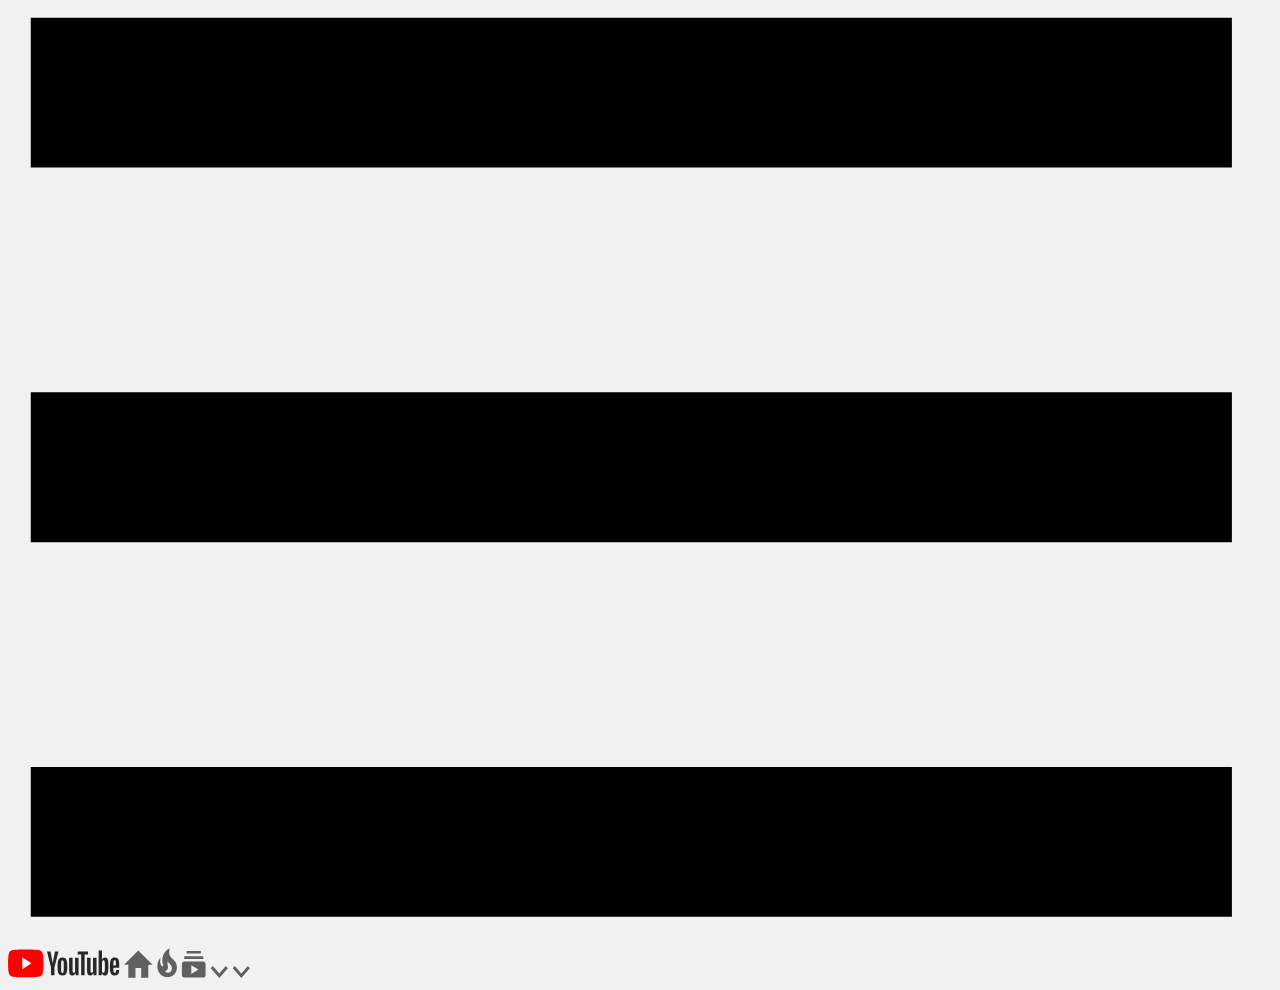
<file: index.html>
<!DOCTYPE html>
<html>
 <head>
     <link href="style.css" rel="stylesheet"/>
 </head>
 <body>
    <svg xmlns="http://www.w3.org/2000/svg" style="display:none">
        <defs>
            <g id="dropdown">
                <path d="M0.486328 19.4124H26.1438V16.2117H0.486328V19.4124ZM0.486328 11.4106H26.1438V8.20991H0.486328V11.4106ZM0.486328 0.20813V3.40884H26.1438V0.20813H0.486328Z" fill="inherit"/>
            </g> 
            <g id="logo">
                <path d="M34.775 4.75806C34.3689 3.04809 33.1673 1.69911 31.6387 1.23679C28.8746 0.407135 17.7846 0.407135 17.7846 0.407135C17.7846 0.407135 6.70017 0.407135 3.93048 1.23679C2.40744 1.69278 1.20592 3.04176 0.794136 4.75806C0.0551758 7.86135 0.0551758 14.3402 0.0551758 14.3402C0.0551758 14.3402 0.0551758 20.8191 0.794136 23.9224C1.20028 25.6324 2.4018 26.9814 3.93048 27.4437C6.70017 28.2734 17.7846 28.2734 17.7846 28.2734C17.7846 28.2734 28.8746 28.2734 31.6387 27.4437C33.1617 26.9877 34.3632 25.6387 34.775 23.9224C35.514 20.8191 35.514 14.3402 35.514 14.3402C35.514 14.3402 35.514 7.86135 34.775 4.75806Z" fill="#FF0000"/>
                <path d="M14.2417 20.3122L23.4533 14.34L14.2417 8.36777V20.3122Z" fill="white"/>
                <path d="M51.5225 25.7588C50.823 25.2268 50.321 24.4035 50.0277 23.2825C49.7343 22.1615 49.582 20.6732 49.582 18.8112V16.2779C49.582 14.3969 49.7513 12.8896 50.0897 11.7497C50.4282 10.6097 50.9584 9.78002 51.6748 9.26069C52.3912 8.74137 53.3333 8.47537 54.5009 8.47537C55.6517 8.47537 56.5712 8.74137 57.265 9.27336C57.9588 9.80535 58.4665 10.635 58.788 11.7623C59.1096 12.8896 59.2675 14.3969 59.2675 16.2716V18.8049C59.2675 20.6668 59.1096 22.1615 58.7993 23.2888C58.4891 24.4161 57.9814 25.2458 57.2763 25.7651C56.5768 26.2844 55.6235 26.5504 54.422 26.5504C53.1922 26.5567 52.222 26.2908 51.5225 25.7588ZM55.4542 23.0228C55.646 22.4528 55.7476 21.5218 55.7476 20.2362V14.7959C55.7476 13.542 55.6517 12.63 55.4542 12.0473C55.2625 11.471 54.9184 11.1797 54.4276 11.1797C53.9538 11.1797 53.6209 11.471 53.4235 12.0473C53.2317 12.6236 53.1302 13.542 53.1302 14.7959V20.2362C53.1302 21.5282 53.2204 22.4591 53.4066 23.0228C53.5927 23.5928 53.9312 23.8778 54.422 23.8778C54.9184 23.8778 55.2568 23.5928 55.4542 23.0228Z" fill="#282828"/>
                <path d="M105.377 18.8557V19.736C105.377 20.857 105.405 21.6929 105.467 22.2566C105.523 22.8139 105.647 23.2256 105.834 23.4789C106.02 23.7322 106.307 23.8652 106.697 23.8652C107.221 23.8652 107.582 23.6372 107.774 23.1813C107.966 22.7253 108.073 21.9653 108.09 20.9013L111.108 21.0976C111.125 21.2496 111.13 21.4586 111.13 21.7246C111.13 23.3396 110.736 24.5429 109.951 25.3409C109.167 26.1389 108.056 26.5379 106.618 26.5379C104.892 26.5379 103.684 25.9299 102.991 24.7139C102.297 23.4979 101.953 21.6233 101.953 19.0773V16.031C101.953 13.4091 102.314 11.5028 103.03 10.2931C103.746 9.08982 104.976 8.48816 106.719 8.48816C107.921 8.48816 108.84 8.73516 109.483 9.22915C110.126 9.72314 110.578 10.4895 110.843 11.5344C111.102 12.5794 111.238 14.0234 111.238 15.86V18.8493H105.377V18.8557ZM105.822 11.5091C105.647 11.7561 105.529 12.1614 105.467 12.7188C105.405 13.2761 105.377 14.1311 105.377 15.2647V16.5187H107.938V15.2647C107.938 14.1437 107.904 13.2951 107.836 12.7188C107.768 12.1424 107.644 11.7308 107.469 11.4964C107.295 11.2621 107.018 11.1418 106.646 11.1418C106.274 11.1355 105.997 11.2621 105.822 11.5091Z" fill="#282828"/>
                <path d="M43.005 18.5263L39.0225 2.38292H42.4973L43.8906 9.69781C44.246 11.5028 44.5054 13.0354 44.6747 14.3084H44.7762C44.8947 13.3964 45.1541 11.8701 45.5603 9.72314L47.0044 2.37659H50.4792L46.4516 18.5263V26.2719H43.005V18.5263Z" fill="#282828"/>
                <path d="M70.5666 8.81747V26.2655H67.8307L67.5261 24.1312H67.4528C66.7082 25.7462 65.5913 26.5505 64.1077 26.5505C63.0754 26.5505 62.3139 26.1705 61.8232 25.4105C61.3324 24.6505 61.0898 23.4662 61.0898 21.8513V8.81747H64.5872V21.6296C64.5872 22.4086 64.6605 22.9659 64.8128 23.2952C64.9651 23.6246 65.219 23.7956 65.5744 23.7956C65.879 23.7956 66.1723 23.6942 66.4487 23.4852C66.7251 23.2762 66.9338 23.0102 67.0692 22.6872V8.81747H70.5666Z" fill="#282828"/>
                <path d="M88.5168 8.81747V26.2655H85.7809L85.4763 24.1312H85.403C84.6584 25.7462 83.5415 26.5505 82.0579 26.5505C81.0256 26.5505 80.2641 26.1705 79.7734 25.4105C79.2826 24.6505 79.04 23.4662 79.04 21.8513V8.81747H82.5374V21.6296C82.5374 22.4086 82.6107 22.9659 82.763 23.2952C82.9153 23.6246 83.1692 23.7956 83.5246 23.7956C83.8292 23.7956 84.1225 23.6942 84.3989 23.4852C84.6753 23.2762 84.884 23.0102 85.0194 22.6872V8.81747H88.5168Z" fill="#282828"/>
                <path d="M80.0768 5.54334H76.602V26.2657H73.1779V5.54334H69.7031V2.38306H80.0711V5.54334H80.0768Z" fill="#282828"/>
                <path d="M100.097 11.6104C99.8822 10.5084 99.5438 9.71043 99.0699 9.21644C98.5961 8.72245 97.9474 8.47545 97.1182 8.47545C96.4751 8.47545 95.8772 8.67811 95.3187 9.08977C94.7603 9.4951 94.3316 10.0334 94.027 10.6984H93.9988V1.50256H90.6255V26.2718H93.5136L93.869 24.6189H93.9423C94.2131 25.2078 94.6193 25.6702 95.1608 26.0122C95.7023 26.3542 96.3002 26.5252 96.9602 26.5252C98.1448 26.5252 99.0135 25.9108 99.572 24.6885C100.13 23.4662 100.407 21.5536 100.407 18.9506V16.1893C100.412 14.2387 100.305 12.7124 100.097 11.6104ZM96.8869 18.729C96.8869 20.0019 96.8418 20.9962 96.7459 21.7182C96.6556 22.4402 96.4977 22.9532 96.2777 23.2572C96.0577 23.5612 95.7644 23.7132 95.3921 23.7132C95.1044 23.7132 94.8392 23.6372 94.591 23.4852C94.3485 23.3332 94.1454 23.1052 93.9931 22.8012V12.8897C94.1116 12.4147 94.3146 12.0284 94.6023 11.7244C94.89 11.4204 95.2003 11.2684 95.5387 11.2684C95.8941 11.2684 96.1705 11.4267 96.3623 11.7371C96.5541 12.0474 96.6895 12.5794 96.7684 13.314C96.8418 14.055 96.8813 15.1063 96.8813 16.4743V18.729H96.8869Z" fill="#282828"/>
            </g>
            <g id="home">
                <path d="M11.4639 27.6342V18.032H17.1655V27.6342H24.2926V14.8313H28.5688L14.3147 0.428131L0.0605469 14.8313H4.33679V27.6342" fill="#606060"/>
            </g>
            <g id="trending">
                <path d="M18.0419 13.5655C17.7141 13.0854 17.3292 12.6693 16.9586 12.2532C16.0321 11.293 14.963 10.6048 14.065 9.59658C11.9839 7.26006 11.5278 3.4032 12.8534 0.442535C11.5705 0.810618 10.3589 1.6428 9.36115 2.55501C5.7406 5.88375 4.31519 11.7571 6.02568 16.7982C6.0827 16.9582 6.13972 17.1183 6.13972 17.3263C6.13972 17.6784 5.9259 17.9985 5.64082 18.1265C5.32723 18.2865 4.98513 18.1905 4.72856 17.9344C4.64303 17.8544 4.58602 17.7744 4.51474 17.6624C2.94679 15.3739 2.69021 12.0931 3.75928 9.46855C1.4216 11.645 0.181485 15.3259 0.352535 18.7986C0.409551 19.5988 0.495076 20.399 0.737396 21.1992C0.936954 22.1594 1.30756 23.1196 1.7637 23.9678C3.24613 26.7364 5.85463 28.7209 8.6627 29.1209C11.6561 29.553 14.8633 28.9289 17.1582 26.5604C19.7239 23.9038 20.6504 19.6788 19.2963 15.998L19.111 15.5819C18.8259 14.8618 18.441 14.1896 17.9992 13.5815L18.0419 13.5655ZM13.6231 23.6477C13.224 24.0318 12.5826 24.4479 12.0837 24.6079C10.5157 25.2161 8.94778 24.3519 7.9785 23.2956C9.689 22.8475 10.6868 21.4392 10.9719 20.0149C11.2142 18.7346 10.7723 17.6784 10.587 16.4461C10.416 15.2618 10.4445 14.2536 10.8721 13.1494C11.0859 13.7575 11.371 14.3656 11.6988 14.8458C12.7821 16.4461 14.4784 17.1503 14.8347 19.3268C14.8918 19.5508 14.9203 19.7749 14.9203 20.0149C14.963 21.3272 14.4641 22.7675 13.6089 23.6317L13.6231 23.6477Z" fill="#606060"/>
            </g>
            <g id="library">
               <path d="M22.2923 8.05876H3.19179V5.33815H22.2923V8.05876ZM19.8691 0.0569763H5.615V2.61755H19.8691V0.0569763V0.0569763ZM24.573 13.3399V24.0623C24.573 25.6627 23.5752 26.6229 22.2923 26.6229H3.19179C1.76638 26.6229 0.911133 25.5026 0.911133 24.0623V13.3399C0.911133 11.7396 1.90892 10.6193 3.19179 10.6193H22.2923C23.7177 10.6193 24.573 11.8996 24.573 13.3399ZM17.4459 18.6211L10.3189 14.3002V22.9421L17.4459 18.6211Z" fill="#606060"/>
            </g>
            <g id="arrow">
                <path d="M15.8578 0.0859375L9.31518 7.41557L2.77253 0.0859375L0.762695 2.34244L9.31518 11.9446L17.8677 2.34244L15.8578 0.0859375Z" fill="#606060"/>
            </g>
       </defs>
    </svg>


    <svg class="dropdown" viewBox="0 0 27 20" xmlns="http://www.w3.org/2000/svg">
       <use xlink:href="#dropdown"></use>
    </svg>
    <svg width="112" height="29" viewBox="0 0 112 29" fill="none" xmlns="http://www.w3.org/2000/svg">
       <use xlink:href="#logo"></use>
    </svg>   
    <svg width="29" height="28" viewBox="0 0 29 28" fill="none" xmlns="http://www.w3.org/2000/svg">
       <use xlink:href="#home"></use>      
    </svg>
    <svg width="20" height="30" viewBox="0 0 20 30" fill="none" xmlns="http://www.w3.org/2000/svg">
        <use xlink:href="#trending"></use>
    </svg>
    <svg width="25" height="27" viewBox="0 0 25 27" fill="none" xmlns="http://www.w3.org/2000/svg">
        <use xlink:href="#library"></use>
    </svg>
    <svg width="18" height="12" viewBox="0 0 18 12" fill="none" xmlns="http://www.w3.org/2000/svg">
        <use xlink:href="#arrow"></use>
    </svg>
    <svg class="to-right" width="18" height="12" viewBox="0 0 18 12" fill="none" xmlns="http://www.w3.org/2000/svg">
        <use xlink:href="#arrow"></use>
    </svg>   
                
 </body>

</html>
</file>
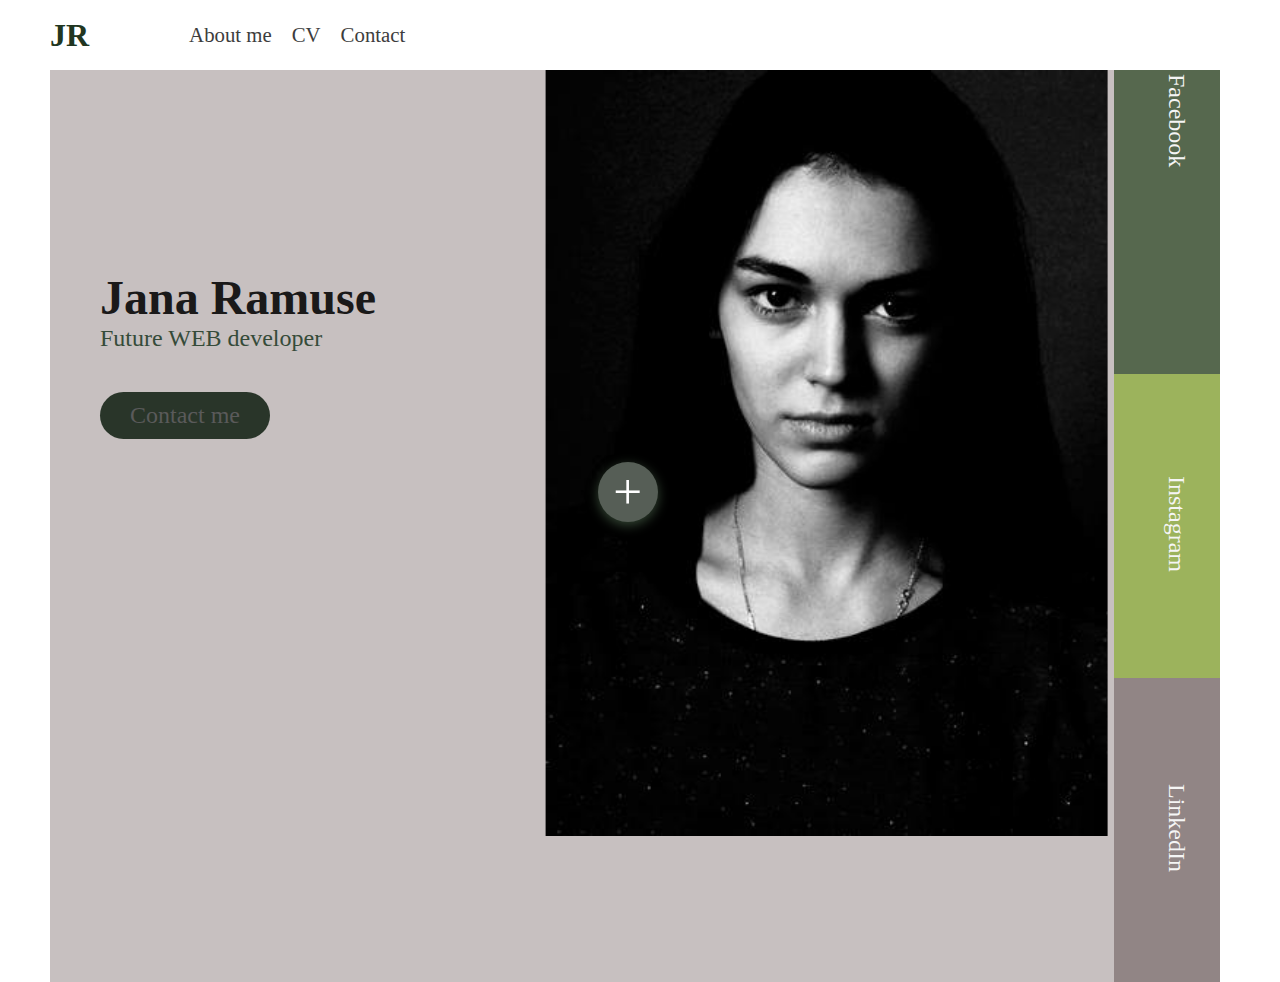
<file: PORTFOLIO/index.html>
<!DOCTYPE html>
<html lang="en">
  <head>
    <meta charset="UTF-8" />
    <meta name="viewport" content="width=device-width, initial-scale=1.0" />
    <meta http-equiv="X-UA-Compatible" content="ie=edge" />
    <title>Portfolio</title>
    <link link rel="stylesheet" href="style.css" />
  </head>
  <body>
    <div class="container">
      <div class="wrapper">
        <div class="content-side">
          <div class="content-side-animation">
            <header>
              <span class="logo" id="logo"> JR</span>
              <nav>
                <ul>
                  <li><a href="#" id="linkAbout">About me</a></li>
                  <li><a href="#" id="linkCV">CV</a></li>
                  <li><a href="#" id="linkContact">Contact</a></li>
                </ul>
              </nav>
            </header>
            <section class="main" id="main">
            
              <h1 class="main-animation">Jana Ramuse</h1>
              <p class="main-animation">Future WEB developer</p>
              <a href="mailto: jana.ramuse@gmail.com" class="main-animation">Contact me</a>
            </section>
            <section class="about" id="about">
              <h1>About me</h1>
              <p>
                I am a future WEB developer with experience in project
                management and marketing. Have a background in music industry
                and visual desing as well as academic sociological research. I
                consider me as a "forever student" or eager to both build on my
                academic foundations in sociology and stay in tune with the
                latest WEB development strategies through continued coursework
                and professional development. <br>
                My ever-eager spirit to learn has
                led me to starting Masters studies in Hong Kong, developing WEB
                pages for various Pro bono projects.<br><br>
                I believe that mindfulness
                in the workplace - whether at home or office, is a key to
                success. That is why I consider my hobbies - gardening, reading a
                good book and painting - my best buddies.
              </p>
              <a href="./img/CV_Jana Ramuse_ENG.pdf" download="CV_Jana">Download my CV</a>
            </section>
            <section class="CV" id="CV">
              <h1>CV</h1>
              <p>Insight into my CV (for more information contact me):</p>
              <div class="CV-card">
                <div class="education">
                  <img src="./img/school.png" alt="">
                  <h3>Education</h3>
                  <p> 
                    <ul>
                    <li>2013-2017 Latvian Academy of Culture</li> 
                    <li>-</li>
                    <li>2019-2021 Lingnan University</li>
                  </ul>
                  </p>
                </div>
                <div class="jobs">
                  <img src="./img/portfolio.png" alt="">
                  <h3>Jobs </h3>
                  <p>
                    <ul>
                    <li>Project Manager - Latvijas Koncerti</li>
                    <li>-</li> 
                    <li>Project Manager - Valguma Pasaule</li>
                    <li>-</li>
                    <li>Marketing Manager - EV Fizio Fit</li>
                  </ul>
                  </p>
                </div>
                <div class="skills">
                  <img src="./img/skills.png" alt="">
                  <h3>Skills</h3>
                  <p>
                    <ul>
                      <li>Basic HTML, CSS, JS</li>
                      <li>-</li>
                      <li>Leadership</li> 
                      <li>-</li>
                      <li>Management Skills</li>
                      <li>-</li>
                      <li>Problem-solving</li>
                      <li>-</li>
                      <li>Communication</li>
                    </ul>
                  </p>
                </div>
                <div class="hobbies">
                  <img src="./img/hobby.png" alt="">
                  <h3>Hobbies</h3>
                  <p>
                    <ul>
                      <li>Learning new skills</li>
                      <li>-</li>
                      <li>Reading</li>
                      <li>-</li> 
                      <li>Gardening</li>
                      <li>-</li>
                      <li>Painting</li>
                    </ul>
                  </p>
                </div>
              </div>
            </section>
            <section class="contact" id="contact">
              <h1>Contact Me</h1>
              <form>
                <input type="text" placeholder="Name" />
                <input type="text" placeholder="Email" />
                <textarea cols="30" rows="10" name="Message"></textarea>
                <button type="submit">Send Message</button>
              </form>
            </section>
          </div>
          <div class="assets-side">
            <div class="img">
              <img src="./img/JR1.jpg" alt="" />
            </div>
            <div class="links">
              <div class="facebook">
                <a href="https://www.facebook.com/jana.ramuse/">Facebook</a>
              </div>
              <div class="instagram">
                <a href="https://www.instagram.com/ramusejana/">Instagram</a>
              </div>
              <div class="linkedin">
                <a href="https://www.linkedin.com/in/jana-ramuse">LinkedIn</a>
              </div>
            </div>
          </div>
        </div>
      </div>
    </div>

    <div class="open-modal">+</div>
    <div class="modal">
      <div class="modal-content">
        <span class="close-modal">&times;</span>
        <h1>Personal Contact Details</h1>
        <div class="mail">
          <img src="./img/email.svg" alt="" />
          <p>jana.ramuse@gmail.com</p>
        </div>
        <div class="address">
          <img src="./img/home.svg" alt="" />
          <p>Dundurzeme, Aumeisteri, Grundzales pag., LV-4713, Latvia</p>
        </div>
        <div class="telephone">
          <img src="./img/phone.svg" alt="" />
          <p>+371 26382084</p>
        </div>
      </div>
    </div>
    <script src="script.js"></script>
  </body>
</html>
</file>
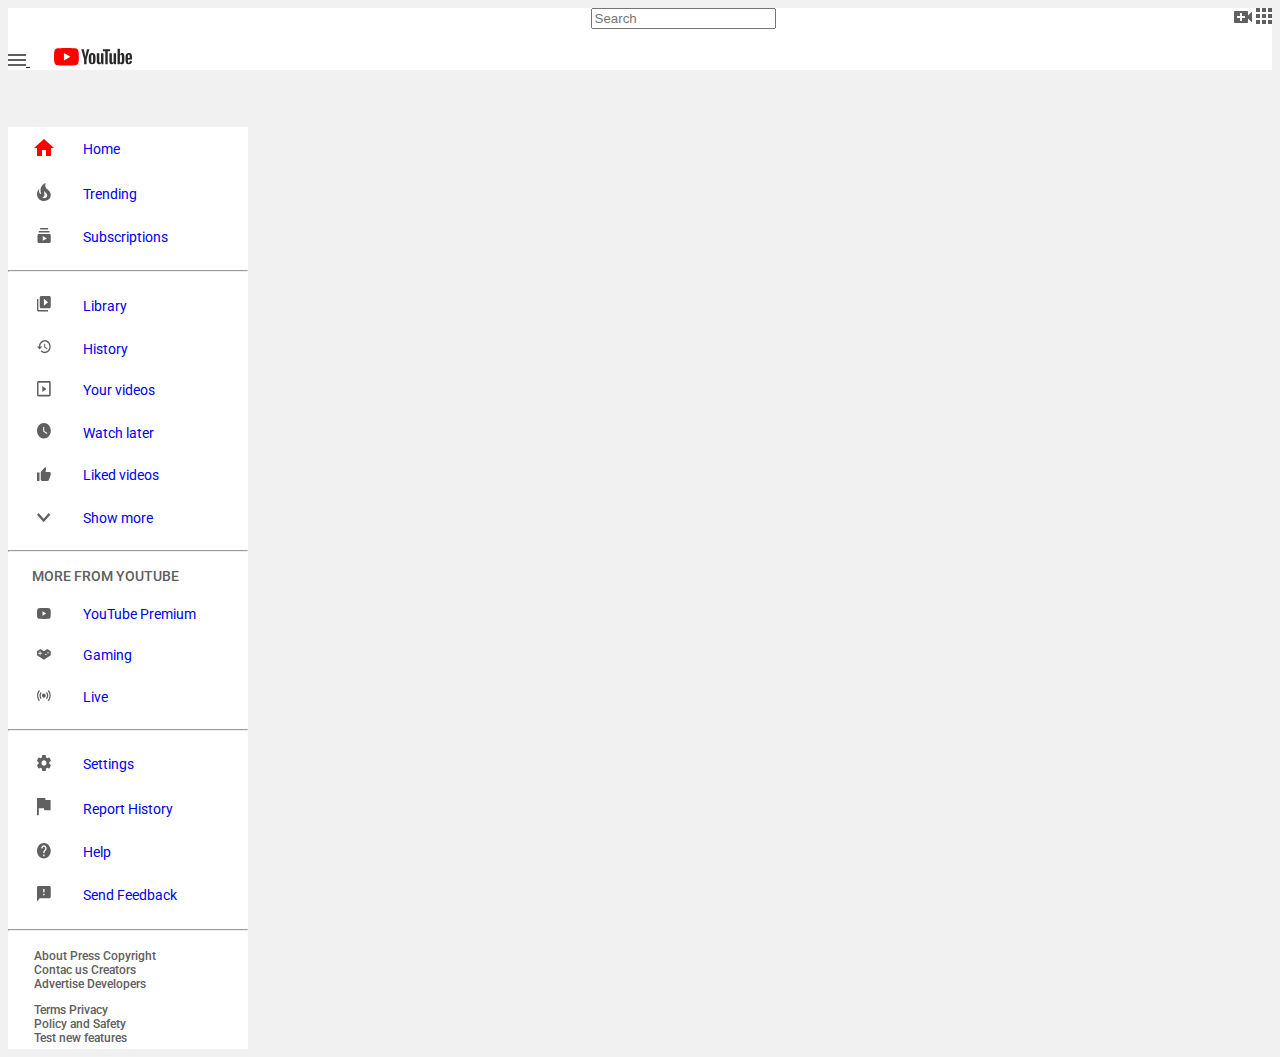
<file: majasdarbs.html>
<!DOCTYPE html>
<html lang="en">
  <head>
    <meta charset="UTF-8" />
    <meta name="viewport" content="width=device-width, initial-scale=1.0" />
    <meta http-equiv="X-UA-Compatible" content="ie=edge" />
    <title>Youtube template</title>
    <link rel="stylesheet" href="style.css" />
  </head>
  <body>
    <div class="top-menu">
      <div>
        <a href="#"
          ><svg
            class="menu"
            width="18"
            viewBox="0 0 18 12"
            fill="none"
            xmlns="http://www.w3.org/2000/svg"
          >
            <path
              d="M0 12H18V10H0V12ZM0 7H18V5H0V7ZM0 0V2H18V0H0Z"
              fill="#606060"
            />
          </svg>
        </a>
        <a href="#"
          ><svg
            class="logo"
            width="78"
            viewBox="0 0 78 18"
            fill="none"
            xmlns="http://www.w3.org/2000/svg"
          >
            <path
              d="M24.3577 2.71873C24.0728 1.65023 23.2299 0.807308 22.1574 0.518418C20.2183 1.88703e-07 12.4381 0 12.4381 0C12.4381 0 4.6618 1.88703e-07 2.71873 0.518418C1.65023 0.80335 0.807307 1.64627 0.518418 2.71873C0 4.65785 0 8.70626 0 8.70626C0 8.70626 0 12.7547 0.518418 14.6938C0.80335 15.7623 1.64627 16.6052 2.71873 16.8941C4.6618 17.4125 12.4381 17.4125 12.4381 17.4125C12.4381 17.4125 20.2183 17.4125 22.1574 16.8941C23.2259 16.6092 24.0688 15.7662 24.3577 14.6938C24.8761 12.7547 24.8761 8.70626 24.8761 8.70626C24.8761 8.70626 24.8761 4.65785 24.3577 2.71873Z"
              fill="#FF0000"
            />
            <path
              d="M9.95264 12.4381L16.4151 8.70626L9.95264 4.97444V12.4381Z"
              fill="white"
            />
            <path
              d="M36.1069 15.8414C35.6162 15.509 35.264 14.9945 35.0582 14.2941C34.8525 13.5936 34.7456 12.6636 34.7456 11.5002V9.91721C34.7456 8.74186 34.8643 7.8 35.1018 7.08767C35.3392 6.37534 35.7112 5.85692 36.2138 5.53242C36.7164 5.20791 37.3773 5.0417 38.1964 5.0417C39.0038 5.0417 39.6488 5.20791 40.1356 5.54033C40.6223 5.87275 40.9785 6.39117 41.2041 7.09559C41.4296 7.8 41.5404 8.74186 41.5404 9.91325V11.4962C41.5404 12.6597 41.4296 13.5936 41.212 14.298C40.9943 15.0025 40.6382 15.5209 40.1435 15.8454C39.6528 16.1699 38.984 16.3361 38.141 16.3361C37.2783 16.34 36.5977 16.1738 36.1069 15.8414ZM38.8652 14.1318C38.9998 13.7757 39.071 13.1939 39.071 12.3906V8.99118C39.071 8.20761 39.0038 7.63775 38.8652 7.27367C38.7307 6.91355 38.4893 6.73151 38.145 6.73151C37.8126 6.73151 37.5791 6.91355 37.4406 7.27367C37.306 7.63379 37.2348 8.20761 37.2348 8.99118V12.3906C37.2348 13.1979 37.2981 13.7796 37.4287 14.1318C37.5593 14.488 37.7968 14.6661 38.141 14.6661C38.4893 14.6661 38.7267 14.488 38.8652 14.1318Z"
              fill="#282828"
            />
            <path
              d="M73.8885 11.5279V12.078C73.8885 12.7784 73.9083 13.3008 73.9518 13.653C73.9914 14.0013 74.0784 14.2585 74.209 14.4168C74.3396 14.5751 74.5414 14.6582 74.8145 14.6582C75.1825 14.6582 75.4358 14.5157 75.5704 14.2308C75.7049 13.9458 75.7801 13.471 75.792 12.8061L77.9092 12.9288C77.921 13.0238 77.925 13.1544 77.925 13.3206C77.925 14.3297 77.648 15.0816 77.0979 15.5802C76.5478 16.0789 75.7682 16.3282 74.7591 16.3282C73.5481 16.3282 72.7012 15.9483 72.2145 15.1885C71.7277 14.4286 71.4863 13.2573 71.4863 11.6664V9.76289C71.4863 8.12453 71.7396 6.93335 72.2422 6.17749C72.7448 5.42559 73.6075 5.04964 74.8303 5.04964C75.6732 5.04964 76.3183 5.20398 76.7694 5.51265C77.2206 5.82133 77.5372 6.30017 77.7232 6.95314C77.9052 7.60611 78.0002 8.5084 78.0002 9.65604V11.5239H73.8885V11.5279ZM74.2011 6.93731C74.0784 7.09165 73.9953 7.34492 73.9518 7.69317C73.9083 8.04142 73.8885 8.57567 73.8885 9.28404V10.0676H75.6851V9.28404C75.6851 8.58358 75.6614 8.0533 75.6139 7.69317C75.5664 7.33305 75.4793 7.07582 75.3567 6.9294C75.234 6.78297 75.0401 6.70778 74.7789 6.70778C74.5177 6.70383 74.3238 6.78297 74.2011 6.93731Z"
              fill="#282828"
            />
            <path
              d="M30.1313 11.3221L27.3374 1.2347H29.7752L30.7526 5.80549C31.0019 6.93334 31.184 7.89103 31.3027 8.68646H31.3739C31.457 8.1166 31.6391 7.16287 31.924 5.82131L32.9371 1.23074H35.3749L32.5493 11.3221V16.162H30.1313V11.3221Z"
              fill="#282828"
            />
            <path
              d="M49.4673 5.2554V16.158H47.5479L47.3342 14.8244H47.2828C46.7604 15.8335 45.9768 16.3361 44.9361 16.3361C44.2118 16.3361 43.6776 16.0986 43.3333 15.6238C42.989 15.1489 42.8188 14.4088 42.8188 13.3997V5.2554H45.2724V13.2612C45.2724 13.748 45.3239 14.0962 45.4307 14.302C45.5376 14.5078 45.7157 14.6146 45.965 14.6146C46.1787 14.6146 46.3845 14.5513 46.5784 14.4207C46.7723 14.2901 46.9187 14.1239 47.0137 13.9221V5.2554H49.4673Z"
              fill="#282828"
            />
            <path
              d="M62.06 5.2554V16.158H60.1407L59.927 14.8244H59.8756C59.3532 15.8335 58.5696 16.3361 57.5288 16.3361C56.8046 16.3361 56.2704 16.0986 55.9261 15.6238C55.5818 15.1489 55.4116 14.4088 55.4116 13.3997V5.2554H57.8652V13.2612C57.8652 13.748 57.9167 14.0962 58.0235 14.302C58.1303 14.5078 58.3084 14.6146 58.5577 14.6146C58.7714 14.6146 58.9772 14.5513 59.1711 14.4207C59.3651 14.2901 59.5115 14.1239 59.6065 13.9221V5.2554H62.06Z"
              fill="#282828"
            />
            <path
              d="M56.139 3.20943H53.7012V16.158H51.2991V3.20943H48.8613V1.2347H56.135V3.20943H56.139Z"
              fill="#282828"
            />
            <path
              d="M70.184 7.00061C70.0336 6.31202 69.7962 5.81339 69.4638 5.50472C69.1313 5.19604 68.6762 5.0417 68.0945 5.0417C67.6434 5.0417 67.2239 5.16834 66.8321 5.42557C66.4403 5.67884 66.1396 6.01522 65.9259 6.43075H65.9061V0.684616H63.5396V16.162H65.5657L65.815 15.1291H65.8665C66.0565 15.4971 66.3414 15.786 66.7213 15.9997C67.1012 16.2134 67.5207 16.3203 67.9837 16.3203C68.8148 16.3203 69.4242 15.9364 69.816 15.1726C70.2078 14.4088 70.4017 13.2137 70.4017 11.5872V9.8618C70.4056 8.64292 70.3304 7.6892 70.184 7.00061ZM67.9323 11.4487C67.9323 12.2441 67.9006 12.8655 67.8333 13.3166C67.77 13.7677 67.6592 14.0883 67.5049 14.2782C67.3505 14.4682 67.1447 14.5632 66.8835 14.5632C66.6817 14.5632 66.4957 14.5157 66.3216 14.4207C66.1514 14.3257 66.009 14.1833 65.9021 13.9933V7.8C65.9852 7.5032 66.1277 7.2618 66.3295 7.07184C66.5313 6.88189 66.749 6.78691 66.9864 6.78691C67.2358 6.78691 67.4297 6.88584 67.5642 7.07976C67.6988 7.27367 67.7937 7.60609 67.8491 8.06515C67.9006 8.52816 67.9283 9.18509 67.9283 10.0399V11.4487H67.9323Z"
              fill="#282828"
            />
          </svg>
        </a>
      </div>
      <div>
        <form action="">
          <input type="text" placeholder="Search" />
        </form>
      </div>
      <nav>
        <a href="#">
          <svg
            class="camera"
            width="18"
            viewBox="0 0 18 12"
            fill="none"
            xmlns="http://www.w3.org/2000/svg"
          >
            <path
              d="M14 4.5V1C14 0.45 13.55 0 13 0H1C0.45 0 0 0.45 0 1V11C0 11.55 0.45 12 1 12H13C13.55 12 14 11.55 14 11V7.5L18 11.5V0.5L14 4.5ZM11 7H8V10H6V7H3V5H6V2H8V5H11V7Z"
              fill="#606060"
            />
          </svg>
        </a>
        <a href="#">
          <svg
            class="grid"
            width="16"
            viewBox="0 0 16 16"
            fill="none"
            xmlns="http://www.w3.org/2000/svg"
          >
            <path
              d="M0 4H4V0H0V4ZM6 16H10V12H6V16ZM0 16H4V12H0V16ZM0 10H4V6H0V10ZM6 10H10V6H6V10ZM12 0V4H16V0H12ZM6 4H10V0H6V4ZM12 10H16V6H12V10ZM12 16H16V12H12V16Z"
              fill="#606060"
            />
          </svg>
        </a>
      </nav>
    </div>
    <nav class="side-menu">
      <a class="active" href="#">
        <span class="icon"
          ><svg
            class="home"
            width="20"
            viewBox="0 0 20 17"
            xmlns="http://www.w3.org/2000/svg"
          >
            <path d="M8 17V11H12V17H17V9H20L10 0L0 9H3V17" /></svg
        ></span>
        <span class="text">Home</span>
      </a>
      <a href="#"
        ><span class="icon"
          ><svg
            class="fire"
            width="14"
            viewBox="0 0 14 18"
            xmlns="http://www.w3.org/2000/svg"
          >
            <path
              d="M12.421 8.2C12.191 7.9 11.921 7.64 11.661 7.38C11.011 6.78 10.261 6.35 9.63096 5.72C8.17096 4.26 7.85096 1.85 8.78096 0C7.88096 0.23 7.03096 0.75 6.33096 1.32C3.79096 3.4 2.79096 7.07 3.99096 10.22C4.03096 10.32 4.07096 10.42 4.07096 10.55C4.07096 10.77 3.92096 10.97 3.72096 11.05C3.50096 11.15 3.26096 11.09 3.08096 10.93C3.02096 10.88 2.98096 10.83 2.93096 10.76C1.83096 9.33 1.65096 7.28 2.40096 5.64C0.760959 7 -0.109041 9.3 0.0109586 11.47C0.0509586 11.97 0.110959 12.47 0.280959 12.97C0.420959 13.57 0.680959 14.17 1.00096 14.7C2.04096 16.43 3.87096 17.67 5.84096 17.92C7.94096 18.19 10.191 17.8 11.801 16.32C13.601 14.66 14.251 12.02 13.301 9.72L13.171 9.46C12.971 9.01 12.701 8.59 12.391 8.21L12.421 8.2ZM9.32096 14.5C9.04096 14.74 8.59096 15 8.24096 15.1C7.14096 15.48 6.04096 14.94 5.36096 14.28C6.56096 14 7.26096 13.12 7.46096 12.23C7.63096 11.43 7.32096 10.77 7.19096 10C7.07096 9.26 7.09096 8.63 7.39096 7.94C7.54096 8.32 7.74096 8.7 7.97096 9C8.73096 10 9.92096 10.44 10.171 11.8C10.211 11.94 10.231 12.08 10.231 12.23C10.261 13.05 9.91096 13.95 9.31096 14.49L9.32096 14.5Z"
            /></svg
        ></span>

        <span class="text">Trending</span>
      </a>
      <a href="#"
        ><span class="icon"
          ><svg
            class="Subscriptions"
            width="14"
            viewBox="0 0 25 27"
            fill="none"
            xmlns="http://www.w3.org/2000/svg"
          >
            <path
              d="M22.2923 8.05876H3.19179V5.33815H22.2923V8.05876ZM19.8691 0.0569763H5.615V2.61755H19.8691V0.0569763V0.0569763ZM24.573 13.3399V24.0623C24.573 25.6627 23.5752 26.6229 22.2923 26.6229H3.19179C1.76638 26.6229 0.911133 25.5026 0.911133 24.0623V13.3399C0.911133 11.7396 1.90892 10.6193 3.19179 10.6193H22.2923C23.7177 10.6193 24.573 11.8996 24.573 13.3399ZM17.4459 18.6211L10.3189 14.3002V22.9421L17.4459 18.6211Z"
              fill="#606060"
            />
          </svg>
        </span>
        <span class="text">Subscriptions</span>
      </a>

      <hr />

      <a href="#"
        ><span class="icon"
          ><svg
            class="Library"
            width="14"
            viewBox="0 0 29 33"
            fill="none"
            xmlns="http://www.w3.org/2000/svg"
          >
            <path
              d="M2.85083 6.40142H0V28.8064C0 30.5668 1.28287 32.0071 2.85083 32.0071H22.8066V28.8064H2.85083V6.40142ZM25.6575 0H8.55249C6.98453 0 5.70166 1.44032 5.70166 3.20071V22.405C5.70166 24.1654 6.98453 25.6057 8.55249 25.6057H25.6575C27.2254 25.6057 28.5083 24.1654 28.5083 22.405V3.20071C28.5083 1.44032 27.2254 0 25.6575 0ZM14.2541 20.0044V5.60124L22.8066 12.8028L14.2541 20.0044Z"
              fill="#606060"
            />
          </svg>
        </span>
        <span class="text">Library</span>
      </a>
      <a href="#"
        ><span class="icon"
          ><svg
            class="History"
            width="14"
            viewBox="0 0 28 27"
            fill="none"
            xmlns="http://www.w3.org/2000/svg"
          >
            <path
              d="M15.651 0C9.16541 0 3.91989 5.92131 3.91989 13.2029H0L5.08873 18.9162L5.14575 19.1242L10.4198 13.2029H6.5284C6.5284 7.53766 10.6193 2.92865 15.6796 2.92865C20.7255 2.92865 24.8022 7.53766 24.8022 13.2029C24.8022 18.8682 20.7255 23.4772 15.6796 23.4772C13.1423 23.4772 10.8617 22.3089 9.20818 20.4365L7.35514 22.517C9.49326 24.9175 12.4154 26.4058 15.6653 26.4058C22.1937 26.4058 27.4677 20.4845 27.4677 13.2029C27.4677 5.9053 22.1937 0 15.6938 0H15.651ZM14.3682 7.32962V14.6912L19.9558 18.3721L20.8966 16.6117L16.3352 13.571V7.32962H14.3682Z"
              fill="#606060"
            />
          </svg>
        </span>
        <span class="text">History</span>
      </a>
      <a href="#"
        ><span class="icon"
          ><svg
            class="Your_videos"
            width="14"
            viewBox="0 0 24 27"
            fill="none"
            xmlns="http://www.w3.org/2000/svg"
          >
            <path
              d="M20.815 23.3696V2.88509H2.56971V23.3696H20.815ZM2.56971 0.00444909H20.815C21.1637 -0.0173366 21.5128 0.0410482 21.8407 0.176027C22.1686 0.311007 22.4686 0.519737 22.7221 0.789432C22.9757 1.05913 23.1775 1.38411 23.3153 1.74446C23.4531 2.10481 23.5238 2.49295 23.5233 2.88509V23.3696C23.544 23.775 23.4881 24.1808 23.3593 24.5602C23.2305 24.9396 23.0317 25.2842 22.776 25.5713C22.5203 25.8584 22.2134 26.0816 21.8754 26.2262C21.5374 26.3708 21.1761 26.4335 20.815 26.4103H2.56971C2.22043 26.4109 1.87472 26.3315 1.55376 26.1768C1.2328 26.0221 0.943349 25.7955 0.703136 25.5108C0.462923 25.2262 0.277009 24.8894 0.156785 24.5212C0.036561 24.153 -0.0154418 23.7612 0.00396287 23.3696V2.88509C0.00396287 2.1211 0.274281 1.38839 0.755452 0.84817C1.23662 0.307945 1.88923 0.00444909 2.56971 0.00444909ZM9.1271 18.7286V8.48639L16.2542 13.6075L9.1271 18.7286Z"
              fill="#606060"
            />
          </svg>
        </span>
        <span class="text">Your videos</span>
      </a>
      <a href="#"
        ><span class="icon"
          ><svg
            class="Watch_later"
            width="14"
            viewBox="0 0 24 27"
            fill="none"
            xmlns="http://www.w3.org/2000/svg"
          >
            <path
              d="M11.8737 0C5.3453 0 0 6.00135 0 13.331C0 20.6606 5.3453 26.662 11.8737 26.662C18.4021 26.662 23.7474 20.6606 23.7474 13.331C23.7474 6.00135 18.4021 0 11.8737 0ZM16.8627 18.9323L10.6906 14.6593V6.6575H12.4724V13.6031L17.8177 17.2039L16.8627 18.9323Z"
              fill="#606060"
            />
          </svg>
        </span>
        <span class="text">Watch later</span>
      </a>
      <a href="#"
        ><span class="icon"
          ><svg
            class="Liked_videos"
            width="14"
            viewBox="0 0 24 25"
            fill="none"
            xmlns="http://www.w3.org/2000/svg"
          >
            <path
              d="M0 24.0054H4.27624V9.60215H0V24.0054ZM23.5193 10.8024C23.5193 9.47412 22.55 8.40188 21.3812 8.40188H14.639L15.6368 2.91265L15.6796 2.52857C15.6796 2.04846 15.4942 1.56835 15.2092 1.24828L14.0688 0L7.0558 7.92177C6.62817 8.33787 6.41436 8.946 6.41436 9.60215V21.6048C6.41436 22.9171 7.36939 24.0054 8.55248 24.0054H18.174C19.0578 24.0054 19.8132 23.3972 20.1411 22.5651L23.3768 14.0832C23.4623 13.7951 23.5193 13.507 23.5193 13.203V10.8024Z"
              fill="#606060"
            />
          </svg>
        </span>
        <span class="text">Liked videos</span>
      </a>
      <a href="#"
        ><span class="icon"
          ><svg
            class="Show_more"
            width="14"
            viewBox="0 0 18 12"
            fill="none"
            xmlns="http://www.w3.org/2000/svg"
          >
            <path
              d="M15.0951 0L8.55248 7.32963L2.00983 0L0 2.2565L8.55248 11.8586L17.105 2.2565L15.0951 0Z"
              fill="#606060"
            />
          </svg>
        </span>
        <span class="text">Show more</span>
      </a>
      <hr />
      <h1>MORE FROM YOUTUBE</h1>

      <a class="active" href="#"
        ><span class="icon"
          ><svg
            class="Youtube_premium"
            width="14"
            viewBox="0 0 29 23"
            fill="none"
            xmlns="http://www.w3.org/2000/svg"
          >
            <path
              d="M28.1947 4.80194C28.1947 4.80194 27.9096 2.60946 27.0544 1.64925C25.9853 0.36897 24.7737 0.36897 24.2035 0.288952C20.2409 -0.0311182 14.2541 0.000889105 14.2541 0.000889105C14.2541 0.000889105 8.29591 -0.0311182 4.31901 0.288952C3.74884 0.36897 2.55149 0.36897 1.46818 1.64925C0.612928 2.60946 0.327845 4.80194 0.327845 4.80194C0.327845 4.80194 0.0427624 7.41051 0 9.97108V12.6917C0.0427624 15.2522 0.327845 17.8128 0.327845 17.8128C0.327845 17.8128 0.612928 20.0533 1.46818 21.0135C2.55149 22.2938 3.96265 22.2298 4.60409 22.3738C6.84199 22.6139 14.0118 22.6619 14.2541 22.6619C14.2541 22.6619 20.2409 22.6619 24.232 22.3418C24.7737 22.2778 25.9853 22.2778 27.0829 20.9975C27.9381 20.0373 28.2232 17.8288 28.2232 17.8288C28.2232 17.8288 28.5083 15.2682 28.5083 12.6757V9.95507C28.4798 7.39451 28.1947 4.80194 28.1947 4.80194ZM11.3748 16.0044V6.65835L19.0008 11.5074L11.3606 16.0044H11.3748Z"
              fill="#606060"
            />
          </svg>
        </span>
        <span class="text">YouTube Premium</span>
      </a>
      <a class="active" href="#"
        ><span class="icon"
          ><svg
            class="Gaming"
            width="14"
            viewBox="0 0 29 23"
            fill="none"
            xmlns="http://www.w3.org/2000/svg"
          >
            <path
              d="M28.5083 12.8028V4.80105L21.3812 0L14.2541 4.80105L7.12707 0L0 4.80105V12.8028L14.2541 22.4049L28.5083 12.8028ZM9.9779 9.6021H7.12707V12.8028H5.70166V9.6021H2.85083V8.00175H5.70166V4.80105H7.12707V8.00175H9.9779V9.6021ZM18.5304 12.8028C17.7464 12.8028 17.105 12.0826 17.105 11.2025C17.105 10.3223 17.7464 9.6021 18.5304 9.6021C19.3144 9.6021 19.9558 10.3223 19.9558 11.2025C19.9558 12.0826 19.3144 12.8028 18.5304 12.8028ZM22.8066 9.6021C22.0227 9.6021 21.3812 8.88195 21.3812 8.00175C21.3812 7.12156 22.0227 6.4014 22.8066 6.4014C23.5906 6.4014 24.232 7.12156 24.232 8.00175C24.232 8.88195 23.5906 9.6021 22.8066 9.6021Z"
              fill="#606060"
            />
          </svg>
        </span>
        <span class="text">Gaming</span>
      </a>
      <a class="active" href="#"
        ><span class="icon"
          ><svg
            class="Live"
            width="14"
            viewBox="0 0 32 26"
            fill="none"
            xmlns="http://www.w3.org/2000/svg"
          >
            <path
              d="M20.7113 6.97759L22.7211 4.65706C24.5314 6.73753 25.6432 9.6342 25.6432 12.8029C25.6432 15.9716 24.5314 18.8523 22.7211 20.9488L20.7113 18.6282C21.9941 17.1399 22.7924 15.0754 22.7924 12.8029C22.7924 10.5304 21.9941 8.48193 20.7113 6.97759ZM24.7452 2.32053L26.755 0C29.6058 3.28075 31.3591 7.80978 31.3591 12.8189C31.3591 17.8121 29.6058 22.3411 26.7408 25.6058L24.7452 23.2853C27.0686 20.6287 28.5083 16.9319 28.5083 12.8189C28.5083 8.70599 27.0544 5.00914 24.7452 2.32053ZM5.71591 12.8029C5.71591 9.61819 6.82773 6.73753 8.63801 4.65706L10.6478 6.97759C9.36497 8.46593 8.56674 10.5304 8.56674 12.8029C8.56674 15.0754 9.36497 17.1239 10.6478 18.6282L8.63801 20.9488C6.82773 18.8683 5.71591 15.9876 5.71591 12.8029ZM4.61834 0L6.61392 2.32053C4.2905 4.97713 2.85083 8.67398 2.85083 12.7869C2.85083 16.8998 4.30475 20.5967 6.61392 23.2853L4.60409 25.6058C1.75326 22.3251 0 17.7961 0 12.7869C0 7.79378 1.75326 3.26474 4.61834 0ZM19.9561 12.8029C19.9561 15.4544 18.0416 17.6039 15.6799 17.6039C13.3182 17.6039 11.4036 15.4544 11.4036 12.8029C11.4036 10.1514 13.3182 8.00195 15.6799 8.00195C18.0416 8.00195 19.9561 10.1514 19.9561 12.8029Z"
              fill="#606060"
            />
          </svg>
        </span>
        <span class="text">Live</span>
      </a>
      <hr />
      <a class="active" href="#"
        ><span class="icon"
          ><svg
            class="Settings"
            width="14"
            viewBox="0 0 28 33"
            fill="none"
            xmlns="http://www.w3.org/2000/svg"
          >
            <path
              d="M24.5235 17.5719C24.5805 17.0598 24.6232 16.5477 24.6232 16.0035C24.6232 15.4594 24.5805 14.9473 24.5235 14.4352L27.5168 11.7946C27.8019 11.5546 27.8732 11.1225 27.7021 10.7704L24.8513 5.23316C24.6803 4.88108 24.2811 4.75305 23.996 4.88108L20.4325 6.48143C19.6913 5.84129 18.8931 5.31318 18.0093 4.91309L17.4819 0.672149C17.3964 0.288064 17.097 0 16.7692 0H11.0675C10.6827 0 10.3833 0.288064 10.3548 0.672149L9.78467 4.91309C8.92942 5.31318 8.11693 5.8733 7.36146 6.48143L3.82644 4.88108C3.49859 4.72104 3.11373 4.88108 2.97119 5.23316L0.120358 10.7704C-0.0792 11.1225 0.00632509 11.5706 0.2629 11.7946L3.28478 14.4352C3.22776 14.9473 3.185 15.4754 3.185 16.0035C3.185 16.5317 3.21351 17.0598 3.27052 17.5719L0.277154 20.2125C-0.00792906 20.4525 -0.0791999 20.8846 0.0918498 21.2367L2.94268 26.7739C3.11373 27.126 3.51284 27.254 3.79793 27.126L7.36146 25.5256C8.10268 26.1658 8.90091 26.6939 9.78467 27.094L10.3121 31.3349C10.3691 31.719 10.6684 32.0071 11.0248 32.0071H16.7264C17.0828 32.0071 17.3821 31.719 17.4391 31.3349L17.9665 27.094C18.8218 26.6939 19.6343 26.1338 20.3898 25.5256L23.9248 27.126C24.2526 27.286 24.6375 27.126 24.78 26.7739L27.6309 21.2367C27.8162 20.8846 27.7449 20.4365 27.4883 20.2125L24.4664 17.5719H24.5235ZM13.9326 21.6048C11.1816 21.6048 8.94367 19.0922 8.94367 16.0035C8.94367 12.9149 11.1816 10.4023 13.9326 10.4023C16.6837 10.4023 18.9216 12.9149 18.9216 16.0035C18.9216 19.0922 16.6837 21.6048 13.9326 21.6048Z"
              fill="#606060"
            />
          </svg>
        </span>
        <span class="text">Settings</span>
      </a>
      <a class="active" href="#"
        ><span class="icon"
          ><svg
            Class="Report_history"
            width="14"
            viewBox="0 0 22 28"
            fill="none"
            xmlns="http://www.w3.org/2000/svg"
          >
            <path
              d="M13.3989 3.2007L12.8287 0H0V27.2059H2.85083V16.0035H10.8331L11.4033 19.2042H21.3812V3.2007H13.3989Z"
              fill="#606060"
            />
          </svg>
        </span>
        <span class="text">Report History</span>
      </a>
      <a class="active" href="#"
        ><span class="icon"
          ><svg
            class="Help"
            width="14"
            viewBox="0 0 29 33"
            fill="none"
            xmlns="http://www.w3.org/2000/svg"
          >
            <path
              d="M14.2541 0C6.38586 0 0 7.16959 0 16.0035C0 24.8375 6.38586 32.0071 14.2541 32.0071C22.1224 32.0071 28.5083 24.8375 28.5083 16.0035C28.5083 7.16959 22.1224 0 14.2541 0ZM15.6796 27.206H12.8287V24.0053H15.6796V27.206ZM18.6302 14.8033L17.3473 16.2756C16.321 17.4439 15.6796 18.4041 15.6796 20.8046H12.8287V20.0044C12.8287 18.244 13.4702 16.6437 14.4965 15.4754L16.264 13.459C16.7914 12.8828 17.105 12.0827 17.105 11.2025C17.105 9.44209 15.8221 8.00177 14.2541 8.00177C12.6862 8.00177 11.4033 9.44209 11.4033 11.2025H8.55249C8.55249 7.6657 11.104 4.80106 14.2541 4.80106C17.4043 4.80106 19.9558 7.6657 19.9558 11.2025C19.9558 12.6108 19.4427 13.8911 18.6302 14.8033Z"
              fill="#606060"
            />
          </svg>
        </span>
        <span class="text">Help</span>
      </a>
      <a class="active" href="#"
        ><span class="icon"
          ><svg
            class="Send_feedback"
            width="14"
            viewBox="0 0 29 33"
            fill="none"
            xmlns="http://www.w3.org/2000/svg"
          >
            <path
              d="M25.6575 0H2.85083C1.28287 0 0.0142541 1.44032 0.0142541 3.20071L0 32.0071L5.70166 25.6057H25.6575C27.2254 25.6057 28.5083 24.1653 28.5083 22.405V3.20071C28.5083 1.44032 27.2254 0 25.6575 0ZM15.6796 19.2042H12.8287V16.0035H15.6796V19.2042ZM15.6796 12.8028H12.8287V6.40142H15.6796V12.8028Z"
              fill="#606060"
            />
          </svg>
        </span>
        <span class="text">Send Feedback</span>
      </a>
      <hr />
      <div class="privacy">
        <p>
          About Press Copyright<br />
          Contac us Creators<br />
          Advertise Developers<br />
        </p>
        <p>
          Terms Privacy<br />
          Policy and Safety<br />
          Test new features
        </p>
      </div>
    </nav>
  </body>
</html>
</file>
<file: style.css>
@import url("https://fonts.googleapis.com/css2?family=Roboto:wght@100&display=swap");
body {
  background: #f1f1f1;
}

.top-menu {
  background: #fff;
  margin-bottom: 3.5714em;
  display: flex;
  justify-content: space-between;
}

.top-menu .menu {
  text-decoration: none;  
}
.top-menu div {
  display: inline-block;
}
.top-menu div form a svg {
  display: flex;
}

.top-menu .menu:active {
  background: rgba(0, 0, 0, 0.1); 
}
.top-menu .menu svg {
  margin-left: 24px;
  margin-top: 22px;
  fill: #606060;
}
.top-menu .logo {
  margin-left: 24px;
  margin-top: 40px;
}
.top-menu .search form {
  margin-top: 13px;
  border-bottom-style: inherit;
  width: 240px;
  height: 30px;
}
.top-menu nav a {
  text-decoration: none;
  display: inline-block;
  vertical-align: middle;
}
.top-menu nav .notification svg {
  margin-right: 40px;
  margin-top: 18px;
  fill: #606060;
}
.top-menu nav .grid svg {
  margin-right: 23px;
  margin-top: 18px;
  fill: #606060;
}
.top-menu nav .camera svg {
  margin-right: 23px;
  margin-top: 20px;
  fill: #606060;
}

.side-menu {
  font-size: 14px;
  background: #fff;
  height: 100%;
  width: 17.1429em;
}

.side-menu a {
  text-decoration: none;
  font-family: Roboto;
  font-style: normal;
  font-weight: normal;
  line-height:1em
  color: #000000;
  display: block;
  padding: 0.8571em 0;
}
.side-menu a:hover {
  background: rgba(0, 0, 0, 0.05);
}
.side-menu a:active {
  background: rgba(0, 0, 0, 0.1);
}

.side-menu a svg {
  fill: #606060;
}

.side-menu a.active svg {
  fill: #f00;
}

.side-menu a .icon {
  margin-left: 1.8571em;
  display: inline-block;
  width: 1.4286em;
  text-align: center;
  vertical-align: middle;
}

.side-menu a .text {
  display: inline-block;
  margin-left: 1.8571em;
  vertical-align: middle;
}

hr {
  margin: 0.8571em 0;
}


}

.fire {
  width: 1em;
}
.home {
width:  1.4286em;
}
.library {
  width: 1em;
}

h1 {
  margin-top: 16px;
  margin-left: 24px;
  color: #606060;
  font-family: Roboto;
  font-style: normal;
  font-weight: 500;
  display: block;
  font-size: 14px;
  line-height: 16px
  padding: 12px 0;
}

.side-menu .privacy {
  font-family: Roboto;
  font-style: normal;
  font-weight: 500;
  font-size: 12px;
  line-height: 14px;
  margin-left: 26px;
  margin-top: 18px;
  color: #606060;
  width: 165px;
  height: 100px;
}

@media only screen and (max-width: 600px) {
  .side-menu {
    font-size: 11px;
  }
</file>
<file: PORTFOLIO/style.css>
* {
    margin: 0;
    padding: 0;
    box-sizing: border-box;
    font-family: "Times New Roman", Times, serif;
  }
  
  li {
    list-style: none;
  }
  
  a {
    text-decoration: none;
  }
  
  .container {
    height: 100%;
  }
  
  .wrapper {
    display: grid;
    grid-template-columns: 1fr 60px;
  }
  
  .content-side {
    padding-left: 50px;
  }
  
  header,
  nav ul {
    display: flex;
    flex-wrap: wrap;
  }
  
  header {
    height: 70px;
  }
  
  .logo {
    padding-right: 100px;
    font-size: 2rem;
    font-weight: 600;
    line-height: 70px;
    color: rgb(33, 54, 33);
    cursor: pointer;
  }
  
  nav li {
    margin-right: 20px;
    font-size: 1.3rem;
    line-height: 70px;
  }
  
  li a {
    color: rgb(61, 61, 61);
  }
  
  .main,
  .about {
    padding: 200px 0 0 50px;
    position: absolute;
  }
  
  .about,
  .CV,
  .contact {
    opacity: 0;
  }
  
  .main h1,
  .about h1,
  .CV h1,
  .contact h1 {
    font-size: 3rem;
    color: rgb(26, 25, 25);
  }
  
  h1:nth-child(2) {
    margin-bottom: 20px;
  }
  
  .main p {
    font-size: 1.5rem;
    color: rgb(53, 75, 57);
    margin-bottom: 40px;
  }
  
  .main a,
  .about a,
  .contact button {
    color: rgb(90, 90, 90);
    background-color: rgb(41, 53, 41) ;
    padding: 10px 30px;
    display: inline-block;
    font-size: 1.5rem;
    border-radius: 50px;
    cursor: pointer;
  }
  
  .about h1,
  .CV h1,
  .contact h1 {
    margin-bottom: 20px;
  }
  
  .about p,
  .CV > p {
    max-width: 490px;
    font-size: 1.3rem;
    color: rgb(44, 44, 44);
    margin-bottom: 40px;
    text-align: justify;
  }
  
  .CV,
  .contact {
    padding: 100px 0 0 50px;
    position: absolute;
  }

  .CV-card {
    display: flex;
   
    text-align: center;
    max-width: 590px;
  }

  .CV-card div {
    border: 2px solid rgb(47, 63, 46);
    padding: 20px;
    margin: 10px 10px;
    position: relative;
    z-index: 1;
  }

  .CV-card div:after {
    content: '';
    width: 100%;
    height: 0;
    position: absolute;
    left: 0;
    bottom: 0;
    background-color: rgb(125, 145, 130);
    z-index: -1;
    transition: .5s ease;
  }

  .CV-card div:hover::after {
    height: 100%;
  }

  .CV-card div:hover p {
    color: ivory;
  }

  .CV-card div:first-child {
    margin-left: 0;
  }

  .CV-card p {
    max-width: 100px;
    font-size: .9rem;
    margin-top: 10px;
    color: black;
    font-weight: 600;
  }

  .CV img {
    width: 60px;
  }

  .CV h3 {
    text-transform: uppercase;
    color: black;
    margin-top: 10px;
  }

  
  form {
    max-width: 500px;
  }
  
  input {
    width: 100%;
    padding: 10px;
    margin-bottom: 20px;
    border: 2px solid rgb(37, 48, 37);
  }
  
  textarea {
    width: 100%;
    padding: 10px;
    margin-bottom: 20px;
    border: 2px solid rgb(37, 48, 37);
  }
  
  button {
    border: none;
    
  }
  
  button:focus,
  .input:focus,
  textarea:focus {
    outline: none;
  }
  
  main-animation {
    animation: animate 1s;
  }
  
  @keyframes animate {
    from {
      margin-top: 30px;
    }
    to {
      margin-top: 0;
    }
  }
  
  @-webkit-keyframes animate {
    from {
      margin-top: 30px;
    }
    to {
      margin-top: 0;
    }
  }
  
  .assets-side {
    display: grid;
    grid-template-columns: 1fr .10fr;
  }
  
  .img {
    background-color: rgb(199, 192, 192);
  }
  
  .assets-side img {
    width: 562px;
    position: relative;
    left: 83.6%;
    right: 70%;
    transform: translateX(-70%);
  }
  
  .facebook,
  .instagram
  .linkedin {
    height: calc(100% / 3);
  }
  
  .facebook {
    background-color: rgb(86, 104, 78);
  }
  
  .instagram {
    background-color: rgb(156, 179, 92);
  }

  .linkedin {
    background-color: rgb(145, 133, 133)
  }

  
  .links a {
    writing-mode: vertical-rl;
    font-size: 1.5rem;
    color: whitesmoke;
    height: calc(100% / 3);
    width: 100%;
    text-align: center;
    padding-right: 30px;
    padding-left: 30px;
  }
  
  .open-modal {
      width: 60px;
      height: 60px;
      border-radius: 50%;
      background-color: rgb(86, 94, 86);
      box-shadow: 0 .2rem .7rem rgb(53, 71, 53);
      position: absolute;
      top: 50%;
      left: 42%;
      transform: translate(100%);
      font-size: 3.2rem;
      color: rgb(255, 255, 255);
      margin-top: 12px;
      text-align: center;
      cursor: pointer;

  }

  .modal {
      position: fixed;
      top: 0;
      left: 0;
      background-color: rgb(56, 54, 54);
      width: 100%;
      height: 100%;
      opacity: 0;
      visibility: hidden;
      transform: scale(1.1);
      transition: visibility 0s linear .25s, opacity .25s 0s, transform .25s;

  }

  .modal-content {
    background-color: rgb(236, 236, 236);
    position: absolute;
    padding: 20px 40px;
    border-radius: 10px;
    top: 50%;
    left: 50%;
    transform: translate(-50%, -50%);
  }

  .modal-content h1 {
    color: rgb(77, 109, 77);
    font-weight: 300;
    padding: 30px 0 10px 0;

  }

  .modal-content div {
    display: flex;
    flex-wrap: wrap;
  }

  .modal-content img {
    width: 40px;
    margin: 0 30px 20px 0;
  }

  .modal-content p {
    margin-top: 10px;
  }

  .close-modal {
    font-size: 2rem;
    position: absolute;
    top: 5px;
    right: 20px;
    cursor: pointer;

  }

  .show-modal {
    opacity: 1;
    visibility: visible;
    transform: scale(1);
    transition: visibility 0s linear 0s, opacity .25s 0, transform .25s;
  }
</file>
